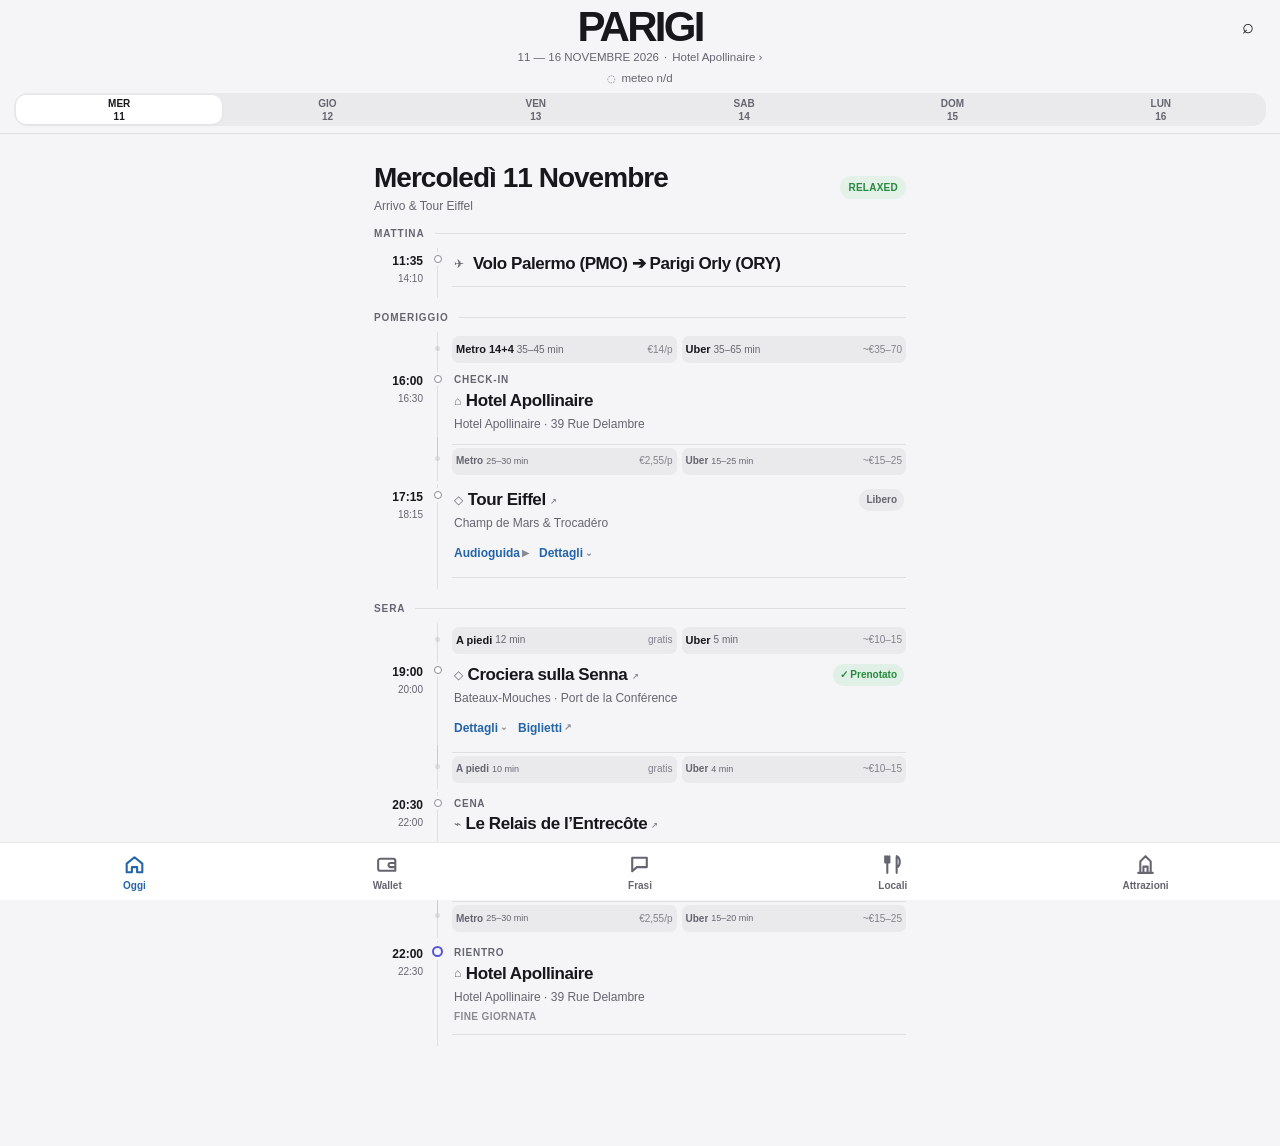
<file: index.html>
<!doctype html>
<html lang="it">
<head>
<meta charset="utf-8">
<meta name="viewport" content="width=device-width,initial-scale=1,viewport-fit=cover">
<meta name="theme-color" content="#f2f2f7">
<meta name="apple-mobile-web-app-capable" content="yes">
<meta name="apple-mobile-web-app-status-bar-style" content="black-translucent">
<meta name="apple-mobile-web-app-title" content="Parigi 2026">
<meta name="color-scheme" content="light">
<meta name="description" content="Parigi 2026 — itinerary companion">
<title>PARIGI · 2026</title>




<meta name="format-detection" content="telephone=no">
<link rel="stylesheet" href="./css/app.css?v=7820">
<link rel="apple-touch-icon" href="/Parigi-2026/eiffel-7000/apple-touch-icon.png">
<link rel="icon" type="image/png" sizes="192x192" href="/Parigi-2026/icon-192.png">
<link rel="manifest" href="/Parigi-2026/manifest.webmanifest?v=7820">
</head>
<body>
<div id="app"></div>
<div id="sheet-root"></div>
<div id="toast-root"></div>
<script type="module" src="./js/app.js?v=7820"></script>
</body>
</html>
</file>
<file: css/app.css>
:root{
  --bg:#f2f2f7;
  --surface:#fff;
  --glass:rgba(255,255,255,.68);
  --soft:rgba(118,118,128,.075);
  --ink:#111114;
  --muted:rgba(60,60,67,.62);
  --faint:rgba(60,60,67,.36);
  --line:rgba(60,60,67,.12);
  --blue:#007aff;
  --green:#34c759;
  --orange:#ff9f0a;
  --red:#ff453a;
  --indigo:#5856d6;
  font-family:-apple-system,BlinkMacSystemFont,"SF Pro Text","Helvetica Neue",Arial,sans-serif;
}
@media(prefers-color-scheme:dark){
  :root{
    --bg:#000;--surface:#1c1c1e;--glass:rgba(28,28,30,.76);
    --soft:rgba(118,118,128,.16);--ink:#fff;--muted:rgba(235,235,245,.64);
    --faint:rgba(235,235,245,.40);--line:rgba(235,235,245,.13);
  }
}
*{box-sizing:border-box}
html{background:var(--bg);color:var(--ink);-webkit-text-size-adjust:100%}
body{margin:0;background:var(--bg);color:var(--ink);font-size:16px;-webkit-font-smoothing:antialiased}
button,input,a{font:inherit} button{color:inherit} a{color:inherit}
body.panel-open{overflow:hidden}

/* HEADER */
.hero{position:sticky;top:0;z-index:1400;padding:calc(7px + env(safe-area-inset-top)) 14px 7px;background:rgba(242,242,247,.78);backdrop-filter:blur(28px) saturate(165%);-webkit-backdrop-filter:blur(28px) saturate(165%);border-bottom:.5px solid var(--line)}
@media(prefers-color-scheme:dark){.hero{background:rgba(0,0,0,.78)}}
.hero-top{display:grid;grid-template-columns:36px 1fr 36px;align-items:center}
.hero-spacer{width:36px}.brand{text-align:center;font-size:42px;line-height:.94;font-weight:770;letter-spacing:-.065em}
.hero-btn{width:36px;height:36px;border:0;border-radius:50%;background:transparent;display:grid;place-items:center;font-size:20px}
.hero-meta{margin-top:4px;display:flex;justify-content:center;gap:5px;align-items:center;font-size:9.5px;color:var(--muted)}
.hero-meta a{text-decoration:none}
.header-weather{margin:5px auto 0;display:flex;align-items:center;justify-content:center;gap:5px;width:max-content;max-width:100%;font-size:9px;color:var(--muted)}
.weather-symbol{font-size:10px}
.dayrail{display:grid;grid-template-columns:repeat(6,1fr);gap:2px;margin-top:6px;padding:2px;border-radius:14px;background:var(--soft)}
.dayrail button{min-width:0;min-height:29px;padding:2px 0;border:0;border-radius:10px;background:transparent;display:flex;flex-direction:column;align-items:center;justify-content:center;gap:1px;color:var(--muted)}
.dayrail button.active{background:var(--surface);color:var(--ink);box-shadow:0 1px 4px rgba(0,0,0,.04)}
.day-dow{font-size:6px;font-weight:780}.day-num{font-size:10px;font-weight:760}
.live-strip{width:100%;margin-top:5px;min-height:31px;padding:5px 8px;border:0;border-radius:10px;background:rgba(52,199,89,.065);display:grid;grid-template-columns:8px minmax(0,1fr) auto 14px;gap:6px;align-items:center;text-align:left;color:var(--ink)}
.live-strip strong{font-size:9px;overflow:hidden;text-overflow:ellipsis;white-space:nowrap}.live-strip>span:not(.live-dot){font-size:7.5px;color:var(--muted)}.live-strip b{font-size:9px;color:var(--green)}
.live-dot{width:7px;height:7px;border-radius:50%;background:var(--green);animation:livePulse 1.5s ease-in-out infinite}
@keyframes livePulse{50%{opacity:.35;transform:scale(.8)}} @media(prefers-reduced-motion:reduce){.live-dot{animation:none}}

/* DAY HEADER */
.content{max-width:560px;margin:0 auto;padding:10px 14px calc(90px + env(safe-area-inset-bottom))}
.dayhead{display:flex;justify-content:space-between;gap:12px;align-items:flex-start;margin:17px 0 12px}
.dayhead h2{margin:0;font-size:25px;line-height:1.03;letter-spacing:-.045em}.dayhead p{margin:4px 0 0;font-size:10px;color:var(--muted)}
.pace{display:inline-flex;align-items:center;min-height:20px;padding:4px 7px;border:0;border-radius:999px;font-size:7px;font-weight:800;letter-spacing:.08em}
.pace-relaxed{background:rgba(52,199,89,.09);color:#248a3d}.pace-light{background:rgba(90,200,250,.10);color:#0077a6}
.pace-moderate{background:rgba(255,159,10,.09);color:#ad5c00}.pace-intense{background:rgba(255,69,58,.09);color:#c9342b}.pace-neutral{background:var(--soft);color:var(--muted)}

/* DAY FLOW */
.day-flow{position:relative}
.flow-event,.flow-transfer,.flow-free{display:grid;grid-template-columns:48px 18px minmax(0,1fr);column-gap:7px}
.flow-clock{padding-top:6px;text-align:right;font-variant-numeric:tabular-nums}
.flow-clock strong{display:block;font-size:11px;line-height:1;font-weight:790;letter-spacing:-.03em}
.flow-clock span{display:block;margin-top:4px;font-size:7px;color:var(--faint)}
.flow-rail,.flow-transfer-rail,.flow-free-rail{position:relative;display:flex;justify-content:center}
.flow-rail:before,.flow-transfer-rail:before,.flow-free-rail:before{content:"";position:absolute;top:0;bottom:0;width:.5px;background:var(--line)}
.flow-node{position:relative;z-index:2;width:8px;height:8px;margin-top:7px;border-radius:50%;background:var(--surface);border:1.5px solid var(--faint);box-shadow:0 0 0 3px var(--bg)}
.flow-event.current .flow-node{background:var(--green);border-color:var(--green);box-shadow:0 0 0 4px rgba(52,199,89,.10)}
.flow-event.past .flow-node{background:var(--faint);border-color:transparent}
.flow-event.terminal .flow-node{width:11px;height:11px;margin-top:5px;background:var(--bg);border:2px solid var(--indigo)}
.flow-event-body{min-width:0;margin-bottom:9px;padding:5px 2px 10px;border-bottom:.5px solid var(--line);transition:background .18s ease,border-color .18s ease,padding .18s ease,border-radius .18s ease}
.flow-event.current .flow-event-body{padding:10px 11px 11px;border:.5px solid rgba(52,199,89,.13);border-radius:17px;background:rgba(52,199,89,.055);backdrop-filter:blur(18px) saturate(135%)}
.flow-event.past .flow-event-body{opacity:.48}
.flow-now{display:flex;align-items:center;gap:5px;margin-bottom:5px;font-size:7px;font-weight:820;letter-spacing:.1em;color:var(--green)}
.flow-title-row{display:flex;align-items:flex-start;gap:7px}
.flow-title{min-width:0;flex:1;display:flex;align-items:baseline;gap:5px;font-size:16.5px;line-height:1.12;font-weight:730;letter-spacing:-.035em}
.flow-kind{flex:none;font-size:10px;color:var(--faint);font-weight:500}
.flow-title-link{text-decoration:none;color:inherit}.flow-title-link>span{font-size:8px;color:var(--faint);vertical-align:.18em}
.flow-place{margin-top:3px;font-size:8.5px;color:var(--muted);overflow:hidden;text-overflow:ellipsis;white-space:nowrap}
.flow-map{display:inline-block;margin-top:6px;text-decoration:none;color:var(--blue);font-size:9px;font-weight:680}
.booking-chip{flex:none;border:0;border-radius:999px;padding:4px 6px;min-height:18px;font-size:6.4px;font-weight:800;white-space:nowrap}
.booking-chip.booked{background:rgba(52,199,89,.10);color:#248a3d}.booking-chip.to-book{background:rgba(255,159,10,.10);color:#ad5c00}.booking-chip.free{background:var(--soft);color:var(--muted)}
.flow-more{margin-top:6px;width:max-content;font-size:8px;font-weight:650;color:var(--blue)}
.flow-more span{display:inline-block;transition:transform .18s ease}.flow-event-body.expanded .flow-more span{transform:rotate(180deg)}
.flow-expand{display:none;padding-top:8px}.flow-event-body.expanded .flow-expand{display:block}
.flow-day-end{margin-top:5px;font-size:7px;font-weight:760;letter-spacing:.08em;text-transform:uppercase;color:var(--faint)}

/* TRANSPORT BETWEEN STOPS */
.flow-transfer{min-height:37px}
.flow-transfer-time{min-height:1px}
.flow-transfer-rail:after{content:"";position:relative;z-index:2;width:5px;height:5px;margin-top:14px;border-radius:50%;background:var(--line)}
.flow-transfer-body{padding:5px 0 7px;min-width:0}
.flow-transfer-options{display:flex;gap:5px;flex-wrap:wrap}
.flow-transfer-option{display:inline-flex;align-items:center;gap:4px;min-height:25px;padding:5px 8px;border-radius:999px;background:var(--soft);text-decoration:none;color:var(--ink);font-size:8px}
.flow-transfer-option strong{font-size:8px;font-weight:720}.flow-transfer-option span{font-size:7px;color:var(--muted)}

/* FREE TIME */
.flow-free{min-height:42px}
.flow-free-time{padding-top:10px;text-align:right;font-size:9px;font-weight:760;color:var(--muted);font-variant-numeric:tabular-nums}
.flow-free-rail span{position:relative;z-index:2;width:7px;height:7px;margin-top:11px;border-radius:50%;border:1px dashed var(--faint);background:var(--bg)}
.flow-free-body{align-self:start;margin:5px 0 10px;padding:7px 10px;border-top:.5px dashed var(--line);border-bottom:.5px dashed var(--line);display:flex;justify-content:space-between;gap:10px;color:var(--muted)}
.flow-free-body span{font-size:10px;font-weight:700}.flow-free-body em{font-size:7.5px;font-style:normal;font-variant-numeric:tabular-nums}

/* EXPANDED CONTENT */
.details{padding:8px 0 1px;border-top:.5px solid var(--line)}
.details p,.details li,.details .tip{font-size:11.5px;line-height:1.5;text-align:justify;hyphens:auto;color:color-mix(in srgb,var(--ink) 76%,var(--muted))}
.details ul{padding-left:18px}
.flow-meals{display:grid;grid-template-columns:repeat(3,minmax(0,1fr));gap:5px;margin-top:8px}
.flow-meal{min-width:0;padding:7px;border-radius:10px;background:var(--soft);text-decoration:none}
.flow-meal strong,.flow-meal span{display:block;white-space:nowrap;overflow:hidden;text-overflow:ellipsis}.flow-meal strong{font-size:7.2px}.flow-meal span{margin-top:2px;font-size:6px;color:var(--muted)}
.flow-audio-actions{display:flex;gap:12px;margin-top:9px}
.flow-audio-actions button{padding:0;border:0;background:none;color:var(--blue);font-size:9px;font-weight:680}

/* DOCK */
.nav-liquid{position:fixed;left:50%;bottom:calc(8px + env(safe-area-inset-bottom));transform:translateX(-50%);z-index:1800;width:min(calc(100% - 22px),500px);min-height:55px;padding:5px 6px;display:grid;grid-template-columns:repeat(5,minmax(0,1fr));gap:2px;border:.5px solid rgba(255,255,255,.70);border-radius:24px;background:rgba(248,248,250,.64);backdrop-filter:blur(32px) saturate(185%);-webkit-backdrop-filter:blur(32px) saturate(185%);box-shadow:0 7px 28px rgba(0,0,0,.08)}
@media(prefers-color-scheme:dark){.nav-liquid{background:rgba(28,28,30,.72)}}
.nav-liquid button{min-height:43px;padding:5px 2px 4px;border:0;border-radius:16px;background:transparent;display:flex;flex-direction:column;align-items:center;justify-content:center;gap:2px;color:var(--muted);font-size:7px}
.nav-liquid button.active{background:rgba(255,255,255,.66);color:var(--ink)}
.nav-liquid svg{width:18px;height:18px;fill:none;stroke:currentColor;stroke-width:1.65;stroke-linecap:round;stroke-linejoin:round}

/* PANELS */
.panel-backdrop{position:fixed;inset:0;z-index:5000;display:flex;align-items:flex-end;justify-content:center;padding:0 8px calc(8px + env(safe-area-inset-bottom));background:rgba(0,0,0,.16);backdrop-filter:blur(2px)}
.panel-card{width:min(100%,520px);height:min(67dvh,720px);overflow:hidden;border:.5px solid var(--line);border-radius:23px;background:rgba(248,248,250,.90);backdrop-filter:blur(30px) saturate(150%);box-shadow:0 -10px 34px rgba(0,0,0,.10)}
.panel-card.panel-opaque{background:var(--surface);backdrop-filter:none;-webkit-backdrop-filter:none}
.panel-handle{width:34px;height:4px;margin:7px auto 2px;border-radius:999px;background:color-mix(in srgb,var(--muted) 35%,transparent)}
.panel-header{height:44px;display:flex;align-items:center;padding:2px 16px 7px;border-bottom:.5px solid var(--line)}
.panel-header h3{margin:0;font-size:25px;letter-spacing:-.04em}
.panel-scroll{height:calc(100% - 51px);overflow:auto;padding:2px 17px calc(20px + env(safe-area-inset-bottom));-webkit-overflow-scrolling:touch}

/* FRASI / LOCALI / ATTRAZIONI */
.mini-page{width:100%;padding:2px 0 20px}.mini-section+.mini-section{margin-top:14px}
.mini-section-label{padding:3px 0 5px;font-size:7px;font-weight:780;letter-spacing:.11em;text-transform:uppercase;color:var(--muted)}
.mini-row{display:grid;grid-template-columns:minmax(0,1fr) 28px;gap:10px;align-items:center;min-height:52px;padding:9px 0;border-bottom:.5px solid var(--line);background:transparent}
.mini-main{min-width:0}.mini-top{display:flex;align-items:baseline;gap:8px;min-width:0}
.mini-name,.phrase-primary{min-width:0;color:var(--ink);font-size:14.5px;line-height:1.15;font-weight:720;letter-spacing:-.018em;text-decoration:none}
.mini-name{flex:1;white-space:nowrap;overflow:hidden;text-overflow:ellipsis}.mini-price{flex:none;font-size:8.5px;font-weight:760;color:var(--muted)}
.mini-secondary{margin-top:3px;font-size:8.7px;line-height:1.25;color:var(--muted)}
.mini-tags{display:flex;gap:4px;margin-top:5px;overflow:hidden}.mini-tags span{max-width:32%;padding:3px 5px;border-radius:6px;background:var(--soft);font-size:6.4px;color:var(--muted);overflow:hidden;text-overflow:ellipsis;white-space:nowrap}
.mini-icon-btn{width:26px;height:26px;min-width:26px;border:0;border-radius:50%;display:grid;place-items:center;background:rgba(0,122,255,.08);color:var(--blue);text-decoration:none;font-size:9px}
.phrase-play{font-size:7.5px}.phrase-play.playing{background:var(--ink);color:var(--bg)}
.mini-status-row{margin-top:5px}
.search-min input{width:100%;min-height:42px;padding:9px 11px;border:0;border-radius:11px;background:var(--soft);color:var(--ink);font-size:16px;outline:none}
.search-results{margin-top:7px}.search-row{width:100%;border-left:0;border-right:0;border-top:0;text-align:left}.search-empty{padding:18px 0;font-size:10px;color:var(--muted)}

/* AUDIO */
.audio-bar{position:fixed;left:50%;bottom:calc(76px + env(safe-area-inset-bottom));transform:translateX(-50%);z-index:1900;width:min(calc(100% - 30px),460px);min-height:48px;padding:7px 8px 6px 11px;border:.5px solid rgba(255,255,255,.70);border-radius:16px;background:rgba(248,248,250,.82);backdrop-filter:blur(22px);display:grid;grid-template-columns:minmax(0,1fr) 32px 32px;grid-template-rows:auto 3px;gap:5px;align-items:center}
.audio-copy{min-width:0}.audio-copy strong,.audio-copy span{display:block;overflow:hidden;text-overflow:ellipsis;white-space:nowrap}.audio-copy strong{font-size:10px}.audio-copy span{font-size:7px;color:var(--muted)}
.audio-bar button{width:32px;height:32px;border:0;border-radius:50%;background:var(--soft)}
.audio-progress{grid-column:1/-1;height:3px;border-radius:999px;background:var(--line);overflow:hidden}.audio-progress-fill{width:0;height:100%;background:var(--blue);border-radius:999px;transition:width .2s linear}
.trail-intro{padding:9px 0 10px;border-bottom:.5px solid var(--line)}.trail-intro strong,.trail-intro span{display:block}.trail-intro strong{font-size:11px}.trail-intro span{margin-top:3px;font-size:8px;color:var(--muted)}
.trail-step{display:grid;grid-template-columns:28px minmax(0,1fr);gap:8px;padding:10px 0;border-bottom:.5px solid var(--line)}
.trail-index{width:27px;height:27px;border-radius:50%;display:grid;place-items:center;background:var(--ink);color:var(--bg);font-size:7px;font-weight:800}
.trail-top{display:flex;justify-content:space-between;gap:8px}.trail-top strong{font-size:13px}.trail-top span,.trail-where{font-size:8px;color:var(--muted)}.trail-content p{font-size:10.5px;line-height:1.45}
.trail-audio-row{display:flex;gap:5px;margin-top:7px}.trail-audio{min-height:29px;padding:5px 9px;border:0;border-radius:9px;background:var(--soft);font-size:8.5px}.trail-stop{width:29px;height:29px;border:0;border-radius:50%;background:var(--soft);font-size:15px}

@media(max-width:390px){
  .brand{font-size:40px}.content{padding-left:10px;padding-right:11px}
  .flow-event,.flow-transfer,.flow-free{grid-template-columns:44px 17px minmax(0,1fr);column-gap:6px}
  .flow-title{font-size:16px}.flow-transfer-option{padding:5px 7px}
  .panel-card{height:68dvh}.mini-row{min-height:49px;padding:8px 0}.mini-name,.phrase-primary{font-size:14px}
  .nav-liquid{width:calc(100% - 16px);min-height:54px;padding:4px 5px}
}


/* V4.4 VISUAL FLOW */
.flow-title{font-size:19px;line-height:1.03;font-weight:790;letter-spacing:-.052em}
.flow-title-link>span{font-size:8px}
.flow-eyebrow{margin:0 0 3px 15px;font-size:6.3px;line-height:1;font-weight:820;letter-spacing:.12em;color:var(--muted)}
.flow-clock strong{font-size:12px;font-weight:820}.flow-clock span{margin-top:3px;font-size:7px}
.flow-place{margin-top:4px;font-size:8px}
.flow-photo{position:relative;width:100%;height:118px;margin-top:8px;border-radius:14px;overflow:hidden;background:var(--soft)}
.flow-photo:after{content:"";position:absolute;inset:0;box-shadow:inset 0 0 0 .5px rgba(0,0,0,.05);border-radius:inherit;pointer-events:none}
.flow-photo img{width:100%;height:100%;display:block;object-fit:cover}
.flow-persistent-actions{display:flex;align-items:center;gap:6px;margin-top:7px}
.flow-persistent-actions button{min-height:27px;padding:5px 9px;border:0;border-radius:999px;background:var(--soft);color:var(--blue);font-size:8px;font-weight:720}
.flow-persistent-actions button:first-child{background:rgba(0,122,255,.085)}
.flow-more{margin-top:7px}

/* transport stays on exactly one visual row */
.flow-transfer{min-height:33px}
.flow-transfer-body{min-width:0;padding:4px 0 5px;overflow:hidden}
.flow-transfer-options{display:flex;flex-wrap:nowrap;gap:4px;width:100%;overflow-x:auto;scrollbar-width:none;-webkit-overflow-scrolling:touch}
.flow-transfer-options::-webkit-scrollbar{display:none}
.flow-transfer-option{flex:1 0 auto;min-width:0;min-height:24px;padding:4px 7px;white-space:nowrap;justify-content:center}
.flow-transfer-option strong{font-size:7.6px}.flow-transfer-option span{font-size:6.7px}.flow-transfer-option .transport-icon{font-size:8px}
@media(max-width:390px){
  .flow-title{font-size:18px}
  .flow-photo{height:108px}
  .flow-transfer-option{padding:4px 6px}
  .flow-transfer-option strong{font-size:7.2px}.flow-transfer-option span{font-size:6.3px}
}

.flow-inline-actions{display:flex;align-items:center;gap:13px;min-width:0;margin-top:7px;white-space:nowrap;overflow-x:auto;scrollbar-width:none}
.flow-inline-actions::-webkit-scrollbar{display:none}
.flow-inline-actions button{flex:none;padding:0;min-height:18px;border:0;background:transparent;color:var(--blue);font-size:8px;line-height:18px;font-weight:650}
.flow-inline-actions button span{display:inline-block;margin-left:2px;font-size:7px;color:var(--faint);transition:transform .18s ease}
.flow-inline-actions .flow-details-toggle.active span{transform:rotate(180deg)}
.flow-persistent-actions,.flow-more{display:none!important}
.flow-event + .flow-transfer{margin-top:-9px;margin-bottom:3px}
.flow-event + .flow-transfer .flow-transfer-rail:before{top:-10px}
.flow-event + .flow-transfer .flow-transfer-rail:after{margin-top:9px}
.flow-event + .flow-transfer .flow-transfer-body{padding:1px 0 6px}
.flow-event + .flow-transfer .flow-transfer-options{gap:9px;align-items:center}
.flow-event + .flow-transfer .flow-transfer-option{flex:0 1 auto;min-height:19px;padding:1px 0;border-radius:0;background:transparent;color:var(--muted);justify-content:flex-start}
.flow-event + .flow-transfer .flow-transfer-option strong{font-size:7px;font-weight:680;color:var(--muted)}
.flow-event + .flow-transfer .flow-transfer-option span{font-size:6.4px;color:var(--faint)}
.flow-event + .flow-transfer .flow-transfer-option .transport-icon{font-size:7px;opacity:.72}

/* Biglietti originali PDF */
.ticket-links{display:flex;flex-wrap:wrap;gap:6px;margin-top:7px}.ticket-links-timeline{margin:5px 0 8px}.ticket-link{display:inline-flex;align-items:center;gap:5px;padding:7px 10px;border-radius:10px;background:rgba(38,105,160,.11);border:1px solid rgba(38,105,160,.24);color:inherit;font-size:12px;font-weight:650;text-decoration:none}.ticket-link:active{opacity:.7}

/* Link discreto accanto a Dettagli, senza riquadri o elenco di PDF */
.ticket-text-link{display:inline-flex;align-items:center;gap:4px;color:inherit;text-decoration:underline;text-underline-offset:3px;font-size:12px;font-weight:650;white-space:nowrap;padding:4px 2px}.ticket-text-link:active{opacity:.65}.flow-inline-actions .ticket-text-link{margin-left:2px}.mini-status-row{display:flex;align-items:center;flex-wrap:wrap;gap:10px}

/* Audit leggibilita mobile: evitare testo minuscolo, tagli e sovrapposizioni */
.flow-event,.flow-transfer,.flow-free{min-width:0}
.flow-event-body,.flow-title-row,.flow-title,.flow-transfer-body{min-width:0}
.flow-title{overflow-wrap:anywhere}
.flow-title-row{flex-wrap:wrap;align-items:center}
.flow-clock strong{font-size:12px;line-height:1.25}
.flow-clock span{font-size:10px;line-height:1.25}
.flow-transfer-body{overflow:visible!important}
.flow-transfer-options,.flow-event + .flow-transfer .flow-transfer-options{display:flex;flex-wrap:wrap;overflow:visible;width:auto;gap:7px}
.flow-transfer-option,.flow-event + .flow-transfer .flow-transfer-option{display:inline-flex;flex:0 1 auto;white-space:normal;min-height:30px;align-items:center;gap:5px;padding:5px 8px;border-radius:8px;background:var(--soft);max-width:100%;text-decoration:none}
.flow-transfer-option strong,.flow-event + .flow-transfer .flow-transfer-option strong{font-size:11px;line-height:1.35}
.flow-transfer-option span,.flow-event + .flow-transfer .flow-transfer-option span{font-size:10px;line-height:1.35}
.flow-transfer-option .transport-icon,.flow-event + .flow-transfer .flow-transfer-option .transport-icon{font-size:12px}
.flow-inline-actions{flex-wrap:wrap;white-space:normal;overflow:visible;gap:7px 14px}
.flow-inline-actions button{font-size:12px;min-height:28px;line-height:1.4}
.flow-inline-actions .ticket-text-link{font-size:12px;min-height:28px}
.flow-place,.flow-eyebrow{overflow-wrap:anywhere}
@media(max-width:390px){.flow-transfer-option,.flow-event + .flow-transfer .flow-transfer-option{padding:5px 7px}.flow-transfer-option strong,.flow-event + .flow-transfer .flow-transfer-option strong{font-size:10px}.flow-transfer-option span,.flow-event + .flow-transfer .flow-transfer-option span{font-size:9px}}

/* V4.6: trasporti sempre su una sola riga, con scorrimento orizzontale se necessario */
.flow-transfer-body{min-width:0;overflow:hidden!important}
.flow-transfer-options,.flow-event + .flow-transfer .flow-transfer-options{display:flex!important;flex-wrap:nowrap!important;align-items:center!important;gap:8px!important;width:100%!important;max-width:100%;overflow-x:auto!important;overflow-y:hidden!important;scrollbar-width:none;-webkit-overflow-scrolling:touch;padding-bottom:3px}
.flow-transfer-options::-webkit-scrollbar{display:none}
.flow-transfer-option,.flow-event + .flow-transfer .flow-transfer-option{flex:0 0 auto!important;display:inline-flex!important;align-items:center!important;white-space:nowrap!important;min-height:27px!important;padding:4px 7px!important;gap:4px!important;max-width:none!important;border-radius:7px!important}
.flow-transfer-option strong,.flow-event + .flow-transfer .flow-transfer-option strong{font-size:10px!important;line-height:1.2!important;white-space:nowrap!important}
.flow-transfer-option span,.flow-event + .flow-transfer .flow-transfer-option span{font-size:9px!important;line-height:1.2!important;white-space:nowrap!important}
.flow-transfer-option .transport-icon{font-size:11px!important}
/* Uniforma Biglietti ad Audioguida e Dettagli nella timeline */
.flow-inline-actions .ticket-text-link{display:inline-flex;align-items:center;flex:none;gap:0;margin:0;padding:0;min-height:28px;border:0;background:transparent;color:var(--blue);font-size:12px;font-weight:650;line-height:1.4;text-decoration:none;white-space:nowrap}
.flow-inline-actions .ticket-text-link span{display:inline-block;margin-left:2px;font-size:10px;color:var(--faint)}

/* V4.7 — alternative compatte, sempre visibili, senza scroll */
.flow-transfer-options,.flow-event + .flow-transfer .flow-transfer-options{display:grid!important;grid-template-columns:repeat(2,minmax(0,1fr))!important;gap:5px!important;overflow:visible!important;padding:0!important;max-width:100%!important}
.flow-transfer-option,.flow-event + .flow-transfer .flow-transfer-option{display:flex!important;flex:1 1 0!important;min-width:0!important;max-width:100%!important;gap:3px!important;padding:3px 2px!important;white-space:nowrap!important;overflow:hidden!important;justify-content:flex-start!important}
.flow-transfer-option strong,.flow-event + .flow-transfer .flow-transfer-option strong{font-size:clamp(8px,2.35vw,10px)!important;overflow:hidden!important;text-overflow:ellipsis!important;min-width:0!important;white-space:nowrap!important}
.flow-transfer-option span,.flow-event + .flow-transfer .flow-transfer-option span{font-size:clamp(8px,2.2vw,9px)!important;flex:none!important;white-space:nowrap!important}
.flow-transfer-option .transport-icon{font-size:10px!important;flex:none!important}

/* V4.8 — dock ispirato alla navigazione Instagram: icone leggibili, selezione minimale */
.nav-liquid{width:min(calc(100% - 20px),480px);min-height:62px;padding:6px 5px;border-radius:19px;background:rgba(250,250,252,.94);border:1px solid rgba(130,130,140,.16);box-shadow:0 3px 18px rgba(0,0,0,.09);backdrop-filter:blur(22px);-webkit-backdrop-filter:blur(22px)}
.nav-liquid button{min-width:0;min-height:49px;padding:4px 1px;border-radius:12px;gap:3px;font-size:10px;font-weight:560;color:var(--ink)}
.nav-liquid button.active{background:transparent;color:var(--blue);font-weight:750}
.nav-liquid button.active::after{content:"";position:absolute;bottom:1px;width:18px;height:2px;border-radius:2px;background:var(--blue)}
.nav-liquid button{position:relative}
.nav-liquid svg{width:23px;height:23px;stroke-width:1.85}
@media(prefers-color-scheme:dark){.nav-liquid{background:rgba(26,26,28,.94);border-color:rgba(255,255,255,.14)}}
/* Azioni sempre sulla stessa riga, senza scroll o a capo */
.flow-inline-actions{display:flex!important;flex-wrap:nowrap!important;white-space:nowrap!important;overflow:visible!important;gap:clamp(5px,1.6vw,12px)!important;align-items:center!important;min-width:0!important}
.flow-inline-actions button,.flow-inline-actions .ticket-text-link{flex:0 1 auto!important;min-width:0!important;font-size:clamp(9px,2.65vw,12px)!important;white-space:nowrap!important;min-height:25px!important;line-height:1.25!important}
.flow-inline-actions button span,.flow-inline-actions .ticket-text-link span{font-size:9px!important}
/* Due mezzi, ognuno con durata e prezzo discreto, senza scroll */
.flow-transfer-options,.flow-event + .flow-transfer .flow-transfer-options{display:grid!important;grid-template-columns:repeat(2,minmax(0,1fr))!important;gap:5px!important;overflow:visible!important}
.flow-transfer-options:has(> :only-child){grid-template-columns:minmax(0,1fr)!important}
.flow-transfer-option,.flow-event + .flow-transfer .flow-transfer-option{display:flex!important;min-width:0!important;gap:3px!important;padding:4px 3px!important;white-space:nowrap!important;overflow:hidden!important}
.flow-transfer-option strong,.flow-event + .flow-transfer .flow-transfer-option strong{font-size:clamp(8px,2.25vw,10px)!important;overflow:hidden!important;text-overflow:ellipsis!important;white-space:nowrap!important}
.flow-transfer-option .transfer-duration,.flow-event + .flow-transfer .flow-transfer-option .transfer-duration{font-size:clamp(8px,2vw,9px)!important;flex-shrink:1!important;min-width:0!important;overflow:hidden!important;text-overflow:ellipsis!important}
.flow-transfer-option .transfer-price,.flow-event + .flow-transfer .flow-transfer-option .transfer-price{font-size:clamp(7px,1.85vw,9px)!important;opacity:.7;flex-shrink:0!important;margin-left:auto!important;white-space:nowrap!important}
@media(max-width:370px){.flow-transfer-option .transfer-duration{display:none!important}.flow-inline-actions{gap:5px!important}}

/* V5.5.10: Uber fare legible without altering the compact layout */
.flow-transfer-option .transfer-price,.flow-event + .flow-transfer .flow-transfer-option .transfer-price{opacity:1!important;color:var(--ink)!important;font-weight:750!important;font-size:clamp(8px,2.15vw,10px)!important}

/* V5.6 — gerarchia tipografica e scansione cronologica coerenti */
.dayhead{margin:18px 0 14px;align-items:center}
.dayhead h2{font-size:clamp(23px,6vw,28px);font-weight:780;line-height:1.13;letter-spacing:-.035em}
.dayhead p{font-size:12px;line-height:1.4;margin-top:5px;color:var(--muted)}
.pace{font-size:9px;letter-spacing:.025em;padding:5px 8px;flex:none}
.day-phase{display:flex;align-items:center;gap:10px;margin:14px 0 9px 0;color:var(--muted);font-size:10px;font-weight:750;letter-spacing:.09em;text-transform:uppercase}
.day-phase::after{content:"";height:1px;background:var(--line);flex:1}
.flow-event,.flow-transfer,.flow-free{grid-template-columns:49px 15px minmax(0,1fr);column-gap:7px}
.flow-clock{padding-top:6px}.flow-clock strong{font-size:12px;line-height:1.25;font-weight:780;letter-spacing:0}
.flow-clock span{font-size:10px;line-height:1.25;color:var(--muted)}
.flow-title{font-size:clamp(15px,4.3vw,18px);font-weight:750;line-height:1.22;letter-spacing:-.023em;align-items:baseline}
.flow-kind{font-size:11px;color:var(--muted)}
.flow-title-row{align-items:center;gap:6px}
.flow-event-body{margin-bottom:11px;padding-bottom:11px}
.flow-event:has(.flow-eyebrow) .flow-title{font-size:clamp(14px,3.8vw,16px);font-weight:670}
.flow-eyebrow{font-size:9px;line-height:1.3;letter-spacing:.065em;margin:0 0 3px 0;font-weight:720}
.flow-place{font-size:11px;line-height:1.35;margin-top:4px;white-space:normal;overflow:visible;text-overflow:clip}
.booking-chip{font-size:9px;padding:4px 7px;min-height:22px}
.flow-inline-actions{margin-top:9px;gap:clamp(6px,2vw,12px)!important}
.flow-inline-actions button,.flow-inline-actions .ticket-text-link{font-size:clamp(10px,2.7vw,12px)!important;font-weight:650}
.flow-free-body span{font-size:12px}.flow-free-body em{font-size:10px}
.flow-now{font-size:9px;letter-spacing:.06em}
.flow-day-end{font-size:10px;letter-spacing:.04em}
.details p,.details li,.details .tip{font-size:13px;line-height:1.55;text-align:left}
.flow-transfer-option .transfer-price{font-weight:760!important}
@media(max-width:360px){.flow-event,.flow-transfer,.flow-free{grid-template-columns:43px 13px minmax(0,1fr);column-gap:5px}.booking-chip{font-size:8px;padding:3px 5px}.flow-title{font-size:15px}}

/* V5.7.2: leggibilita e robustezza dei collegamenti */
.flow-transfer-option .transfer-price{color:var(--ink)!important;opacity:1!important;font-weight:750!important}
.flow-transfer-options{min-width:0!important;overflow:hidden!important}
.flow-inline-actions{min-width:0!important;max-width:100%!important;overflow:hidden!important}
.flow-inline-actions button,.flow-inline-actions a{min-width:0!important}
@media(max-width:380px){.flow-transfer-option .transport-icon{display:none!important}.flow-transfer-option{gap:2px!important}.flow-transfer-option strong{font-size:9px!important}.flow-transfer-option .transfer-price{font-size:9px!important}}

/* V5.8 — iPhone, barra inferiore piatta, senza cornice */
html,body,#app{max-width:100%;overflow-x:clip}
button,a{-webkit-tap-highlight-color:transparent;touch-action:manipulation}
.nav-liquid{left:0!important;bottom:0!important;transform:none!important;width:100%!important;max-width:none!important;min-height:calc(55px + env(safe-area-inset-bottom))!important;padding:5px max(9px,env(safe-area-inset-right)) calc(5px + env(safe-area-inset-bottom)) max(9px,env(safe-area-inset-left))!important;border:0!important;border-radius:0!important;box-shadow:none!important;background:rgba(255,255,255,.96)!important;backdrop-filter:blur(18px)!important;-webkit-backdrop-filter:blur(18px)!important}
.nav-liquid button{min-height:47px!important;min-width:0!important;font-size:10px!important;gap:3px!important}
.nav-liquid button.active{color:var(--ink)!important}
.nav-liquid button.active::after{display:none!important}
.nav-liquid svg{width:25px!important;height:25px!important;stroke-width:2!important}
@media(prefers-color-scheme:dark){.nav-liquid{background:rgba(0,0,0,.96)!important}}
.content{padding-bottom:calc(100px + env(safe-area-inset-bottom))!important}
.flow-transfer-options,.flow-event + .flow-transfer .flow-transfer-options{grid-template-columns:repeat(2,minmax(0,1fr))!important;gap:5px!important}
.flow-transfer-option,.flow-event + .flow-transfer .flow-transfer-option{display:flex!important;align-items:center!important;gap:3px!important;min-width:0!important;overflow:hidden!important;padding:6px 4px!important}
.flow-transfer-option .transfer-price,.flow-event + .flow-transfer .flow-transfer-option .transfer-price{font-size:clamp(10px,2.7vw,12px)!important;font-weight:850!important;color:var(--ink)!important;opacity:1!important;flex-shrink:0!important;margin-left:auto!important}
.flow-transfer-option .transfer-duration{font-size:10px!important;min-width:0!important;overflow:hidden!important;text-overflow:ellipsis!important}
.flow-transfer-option strong{font-size:10px!important;flex-shrink:0!important}
.flow-transfer-option .transport-icon{display:none!important}
.flow-inline-actions{display:flex!important;flex-wrap:nowrap!important;gap:clamp(5px,1.5vw,10px)!important;overflow:hidden!important}
.flow-inline-actions button,.flow-inline-actions a{font-size:clamp(10px,2.7vw,12px)!important;white-space:nowrap!important;flex-shrink:1!important}
@media(max-width:390px){.flow-transfer-option .transfer-duration{display:none!important}.flow-transfer-option .transfer-price{font-size:11px!important}}
@media(max-width:350px){.flow-transfer-option strong{font-size:9px!important}.flow-transfer-option .transfer-price{font-size:10px!important}}

/* iPhone 6.5 — responsiveness and reduced motion */
html{-webkit-text-size-adjust:100%;text-size-adjust:100%}
button,a{-webkit-tap-highlight-color:transparent;touch-action:manipulation}
button:focus-visible,a:focus-visible{outline:2px solid #1877f2;outline-offset:2px}
@media(max-width:375px){.content{padding-left:10px!important;padding-right:10px!important}.nav-liquid{gap:0!important}}
@media(prefers-reduced-motion:reduce){*,*::before,*::after{animation-duration:.01ms!important;transition-duration:.01ms!important;scroll-behavior:auto!important}}

/* v6.6 — iPhone readability, touch targets, dynamic type */
html{-webkit-text-size-adjust:100%;text-size-adjust:100%}
.hero-meta,.header-weather,.dayhead p,.flow-place,.flow-eyebrow,.flow-kind,.mini-secondary,.mini-section-label,.mini-price,.flow-meal strong,.flow-meal span{font-size:max(11px,1em * .72);line-height:1.35}
.day-dow,.flow-clock span,.booking-chip,.flow-now,.flow-day-end,.pace,.flow-free-time,.flow-free-body em{font-size:10px;line-height:1.3}
.flow-inline-actions button,.flow-inline-actions a{min-height:36px;display:inline-flex;align-items:center}
.flow-transfer-option,.flow-event + .flow-transfer .flow-transfer-option{min-height:38px}
.nav-liquid button{min-height:48px;font-size:10px}
.mini-icon-btn{min-width:38px;min-height:38px}
.flow-meal{min-height:38px}
@media(prefers-reduced-motion:reduce){*,*:before,*:after{scroll-behavior:auto!important;animation-duration:.01ms!important;transition-duration:.01ms!important}}

/* v6.8 — Unified iPhone visual system and persistent dock */
:root{--bg:#f5f5f7;--surface:#fff;--ink:#17171c;--muted:#656570;--faint:#8a8a94;--line:rgba(30,30,45,.10);--blue:#2365a8;--green:#27865a;--orange:#b97518;--soft:rgba(40,50,75,.055)}
@media(prefers-color-scheme:dark){:root{--bg:#101115;--surface:#1c1e24;--ink:#f4f5f8;--muted:#b3b5c0;--faint:#90929d;--line:rgba(240,240,250,.13);--blue:#8bbcff;--green:#7acba0;--orange:#eab76a;--soft:rgba(220,225,255,.075)}}
body,html{background:var(--bg);color:var(--ink)}
.hero{background:var(--bg);border-color:var(--line)}
.nav-liquid{z-index:6000!important;background:var(--surface)!important;border:0!important;border-top:1px solid var(--line)!important;box-shadow:none!important;border-radius:0!important}
.nav-liquid button{color:var(--muted)!important}.nav-liquid button.active{color:var(--blue)!important}
@media(prefers-color-scheme:dark){.nav-liquid{background:var(--surface)!important}}
/* Sheets stop above the persistent dock, including the iPhone safe area */
.panel-backdrop{inset:0 0 calc(59px + env(safe-area-inset-bottom)) 0!important;z-index:4500!important;padding:0!important;align-items:flex-end!important;background:rgba(10,14,22,.24)!important}
.panel-card{height:min(78dvh,760px)!important;max-height:100%!important;width:min(100%,560px)!important;border-radius:20px 20px 0 0!important;background:var(--surface)!important;color:var(--ink)!important;box-shadow:0 -8px 25px rgba(0,0,0,.10)!important}
.panel-header{background:var(--surface);border-color:var(--line)}
.panel-header h3{font-size:22px!important;line-height:1.2!important;font-weight:760!important;color:var(--ink)!important}
.panel-scroll{padding-bottom:22px!important}
/* Every itinerary title remains on one line; long titles show ellipsis but retain full title in the title attribute */
.flow-title-row{display:flex!important;flex-wrap:nowrap!important;align-items:center!important;min-width:0!important}
.flow-title{display:flex!important;align-items:center!important;min-width:0!important;flex:1 1 0!important;overflow:hidden!important;white-space:nowrap!important;font-size:clamp(13px,3.9vw,17px)!important;line-height:1.3!important;letter-spacing:-.025em!important;font-weight:730!important}
.flow-title-link,.flow-title-text{display:block!important;min-width:0!important;max-width:100%!important;overflow:hidden!important;text-overflow:ellipsis!important;white-space:nowrap!important}
.flow-kind{flex:none!important;font-size:12px!important}
.booking-chip{flex:none!important;white-space:nowrap!important;font-size:10px!important}
.flow-eyebrow,.mini-section-label{font-size:10px!important;font-weight:720!important;letter-spacing:.075em!important;color:var(--muted)!important}
.flow-place,.mini-secondary{font-size:12px!important;line-height:1.4!important;color:var(--muted)!important}
.dayhead h1{letter-spacing:-.035em!important}.dayhead p{font-size:12px!important}
.mini-name,.phrase-primary{font-size:15px!important;line-height:1.3!important;font-weight:690!important}
.mini-price{font-size:11px!important;color:var(--muted)!important;font-weight:550!important}
.mini-tags span{font-size:10px!important}.mini-icon-btn{font-size:14px!important}
/* Prices are present but secondary to the transport type and duration */
.flow-transfer-option .transfer-price,.flow-event + .flow-transfer .flow-transfer-option .transfer-price{font-size:10px!important;font-weight:500!important;opacity:.78!important;color:var(--muted)!important;letter-spacing:0!important}
.flow-transfer-option strong{font-size:11px!important;font-weight:650!important}
.flow-transfer-option .transfer-duration{font-size:10px!important;color:var(--muted)!important}
@media(max-width:390px){.flow-transfer-option .transfer-duration{display:inline!important;font-size:9px!important}.flow-transfer-option .transfer-price{font-size:9px!important}.flow-title{font-size:13px!important}}
@media(max-width:350px){.flow-transfer-option .transfer-duration{display:none!important}}
.flow-inline-actions button,.flow-inline-actions a{color:var(--blue)!important}
.audio-bar{z-index:4600!important;background:var(--surface)!important;color:var(--ink)!important}
@media(min-width:650px){.panel-backdrop{align-items:center!important}.panel-card{border-radius:20px!important;height:min(72dvh,760px)!important}}
</file>
